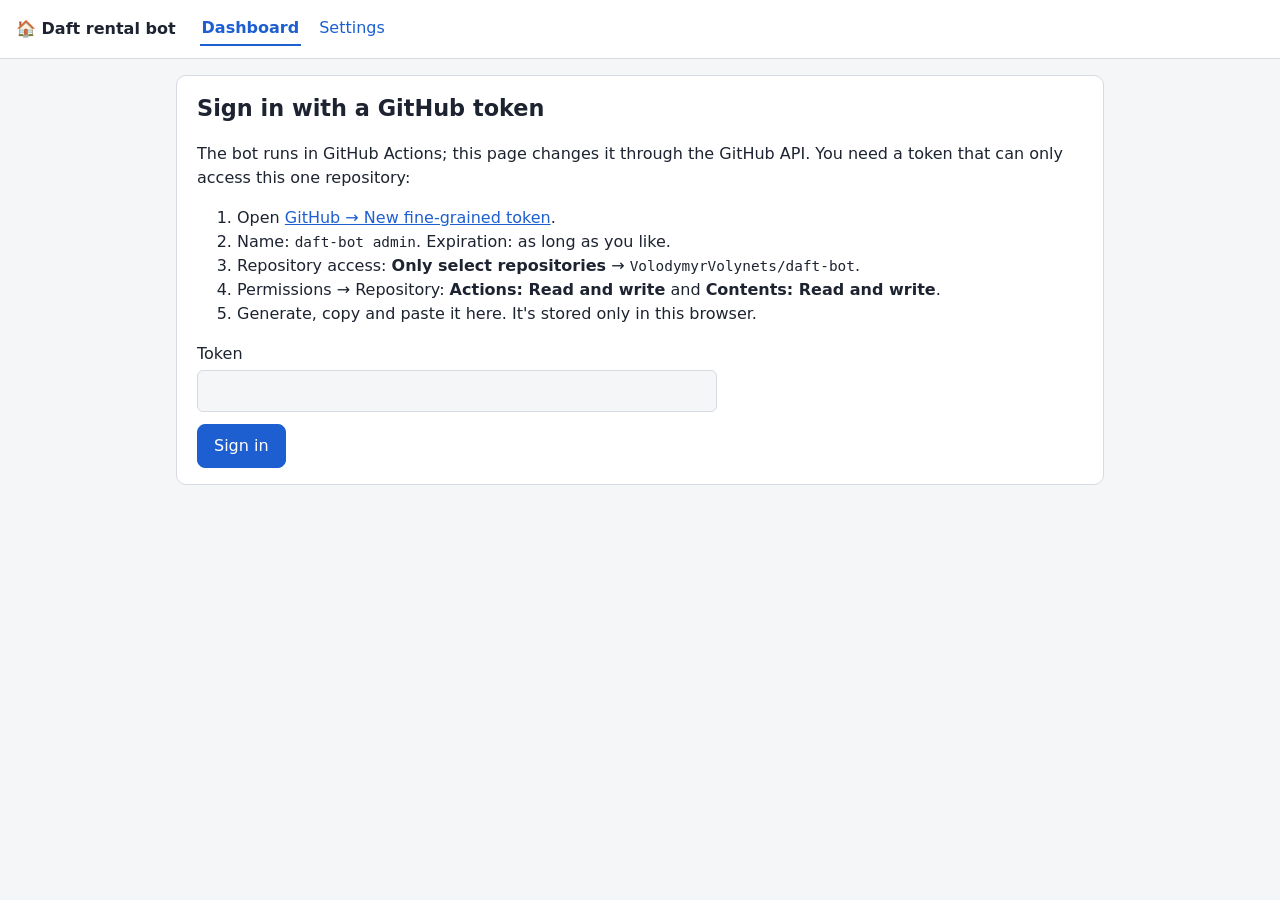
<file: docs/index.html>
<!doctype html>
<html lang="en">
<head>
  <meta charset="utf-8">
  <meta name="viewport" content="width=device-width, initial-scale=1">
  <title>Daft rental bot</title>
  <link rel="stylesheet" href="style.css">
</head>
<body>
  <a class="skip" href="#main">Skip to content</a>
  <header class="top">
    <span class="brand">🏠 Daft rental bot</span>
    <nav aria-label="Main">
      <a href="#dashboard" data-tab="dashboard">Dashboard</a>
      <a href="#settings" data-tab="settings">Settings</a>
    </nav>
    <div class="who">
      <span id="who-text" class="muted"></span>
      <button type="button" id="signout" hidden>Sign out</button>
    </div>
  </header>

  <main id="main">
    <div id="flash" class="flash" role="status" hidden></div>

    <!-- Sign in -->
    <section id="signin" class="card signin" hidden aria-labelledby="signin-h">
      <h1 id="signin-h">Sign in with a GitHub token</h1>
      <p>The bot runs in GitHub Actions; this page changes it through the GitHub API. You need a token that can only access this one repository:</p>
      <ol>
        <li>Open <a href="https://github.com/settings/personal-access-tokens/new" target="_blank" rel="noopener">GitHub → New fine-grained token</a>.</li>
        <li>Name: <code>daft-bot admin</code>. Expiration: as long as you like.</li>
        <li>Repository access: <b>Only select repositories</b> → <code id="repo-name"></code>.</li>
        <li>Permissions → Repository: <b>Actions: Read and write</b> and <b>Contents: Read and write</b>.</li>
        <li>Generate, copy and paste it here. It's stored only in this browser.</li>
      </ol>
      <form id="signin-form">
        <label for="token">Token</label>
        <input id="token" type="password" autocomplete="off" required>
        <div class="actions" style="margin-top:12px"><button class="primary">Sign in</button></div>
      </form>
    </section>

    <!-- Dashboard -->
    <div id="dashboard" hidden>
      <section class="card" aria-labelledby="status-h">
        <h1 id="status-h">Status: <span id="status-pill" class="pill">…</span></h1>
        <dl class="facts">
          <dt>Checks</dt><dd>every 5 minutes (GitHub may run them a few minutes late)</dd>
          <dt>Last result</dt><dd id="last-summary">—</dd>
          <dt>Remembered listings</dt><dd id="seen-count">—</dd>
          <dt>Telegram</dt><dd><a id="secrets-link" target="_blank" rel="noopener">Set token and chat id in repo secrets</a></dd>
        </dl>
        <p id="last-error" class="flash error" role="alert" hidden></p>
        <div class="actions" id="run-controls">
          <button type="button" id="btn-stop" class="danger" hidden>Stop bot</button>
          <span id="start-box" class="start" hidden>
            <label><input type="checkbox" id="start-remember"> Remember current listings first (no messages for listings that already exist)</label>
            <button type="button" id="btn-start" class="primary">Start bot</button>
          </span>
          <button type="button" id="btn-scan">Scan now</button>
          <button type="button" id="btn-remember">Remember all current listings</button>
        </div>
      </section>

      <section class="card" aria-labelledby="runs-h">
        <h2 id="runs-h">Recent runs <button type="button" id="btn-refresh" style="min-height:32px;padding:2px 10px;margin-left:8px">Refresh</button></h2>
        <div class="table-wrap"><table>
          <thead><tr><th scope="col">Started (your time)</th><th scope="col">Type</th><th scope="col">Result</th></tr></thead>
          <tbody id="runs"></tbody>
        </table></div>
      </section>

      <section class="card" aria-labelledby="matches-h">
        <h2 id="matches-h">Recent matches</h2>
        <div class="table-wrap"><table>
          <thead><tr><th scope="col">Listing</th><th scope="col">Price</th><th scope="col">Beds</th><th scope="col">Notified</th></tr></thead>
          <tbody id="matches"></tbody>
        </table></div>
      </section>
    </div>

    <!-- Settings -->
    <form id="settings" class="card settings" hidden>
      <h1>Settings</h1>
      <fieldset>
        <legend>Where</legend>
        <label for="locations">Locations, one per line</label>
        <textarea id="locations" rows="5" aria-describedby="loc-help"></textarea>
        <p id="loc-help" class="help">daft.ie areas such as DUBLIN_CITY, DUBLIN_8_DUBLIN, BRAY_WICKLOW. Find one below and press Add.</p>
        <div class="row">
          <label for="loc-search" class="sr-only">Find a location</label>
          <input id="loc-search" list="loc-list" placeholder="Type to search, e.g. RATHMINES" autocomplete="off">
          <button type="button" id="loc-add">Add</button>
        </div>
        <datalist id="loc-list"></datalist>
      </fieldset>

      <fieldset>
        <legend>Property</legend>
        <div class="grid">
          <div><label for="min_price">Min rent €/month</label><input id="min_price" inputmode="numeric"></div>
          <div><label for="max_price">Max rent €/month</label><input id="max_price" inputmode="numeric"></div>
          <div><label for="min_beds">Min beds</label><input id="min_beds" inputmode="numeric"></div>
          <div><label for="max_beds">Max beds</label><input id="max_beds" inputmode="numeric"></div>
        </div>
        <p class="help" id="pt-help">Property types (none ticked = any)</p>
        <div class="checks" role="group" aria-describedby="pt-help" id="property-types"></div>
      </fieldset>

      <fieldset>
        <legend>Extra filters</legend>
        <label for="include_keywords">Title must contain one of (one per line, empty = any)</label>
        <textarea id="include_keywords" rows="2"></textarea>
        <label for="exclude_keywords">Skip if title contains</label>
        <textarea id="exclude_keywords" rows="3"></textarea>
        <label for="exclude_agents">Skip these agents</label>
        <textarea id="exclude_agents" rows="2"></textarea>
        <label for="max_age_hours">Ignore listings older than (hours, empty = no limit)</label>
        <input id="max_age_hours" inputmode="numeric">
      </fieldset>

      <fieldset>
        <legend>Messages</legend>
        <div class="grid">
          <div><label for="max_notifications_per_run">Max listings per scan</label><input id="max_notifications_per_run" inputmode="numeric"></div>
          <div><label for="max_pages">Result pages per search (50 each)</label><input id="max_pages" inputmode="numeric"></div>
        </div>
        <label for="message_template">Message to paste into daft's enquiry form</label>
        <textarea id="message_template" rows="10" aria-describedby="tpl-help"></textarea>
        <p id="tpl-help" class="help">Placeholders: {title} {price} {beds} {url} {agent}. This repo is public, so everything here is visible to anyone.</p>
      </fieldset>

      <label class="inline"><input type="checkbox" id="remember_after">
        Also remember listings that match the new criteria (avoids a burst of messages after widening the search)</label>
      <div class="actions"><button class="primary" id="btn-save">Save settings</button></div>
    </form>
  </main>
  <script src="app.js"></script>
</body>
</html>
</file>
<file: docs/style.css>
:root {
  --bg: #f5f6f8; --card: #fff; --text: #1d2330; --muted: #5b6475; --border: #d6dae2;
  --accent: #1d5fd1; --accent-text: #fff; --ok: #1f7a3d; --warn: #8a5a00; --err: #b3261e;
  --ok-bg: #e6f4ea; --warn-bg: #fff4dc; --err-bg: #fde8e7; --focus: #ffbf47;
}
@media (prefers-color-scheme: dark) {
  :root {
    --bg: #12151b; --card: #1b2029; --text: #e7eaf0; --muted: #a3acbd; --border: #313948;
    --accent: #6ea0ff; --accent-text: #0b1220; --ok: #7fd49a; --warn: #f2c36b; --err: #ff8a80;
    --ok-bg: #16301f; --warn-bg: #33290f; --err-bg: #3a1a18;
  }
}
* { box-sizing: border-box; }
body { margin: 0; background: var(--bg); color: var(--text); font: 16px/1.5 system-ui, -apple-system, "Segoe UI", sans-serif; }
a { color: var(--accent); }
:focus-visible { outline: 3px solid var(--focus); outline-offset: 2px; }
.skip { position: absolute; left: -999px; } .skip:focus { left: 8px; top: 8px; background: var(--card); padding: 8px; }
.sr-only { position: absolute; width: 1px; height: 1px; overflow: hidden; clip: rect(0 0 0 0); }
.top { display: flex; flex-wrap: wrap; gap: 12px 24px; align-items: center; padding: 12px 16px; background: var(--card); border-bottom: 1px solid var(--border); }
.brand { font-weight: 700; }
nav { display: flex; gap: 16px; }
nav a { text-decoration: none; padding: 4px 2px; }
nav a[aria-current="page"] { font-weight: 700; border-bottom: 2px solid var(--accent); }
main { max-width: 960px; margin: 0 auto; padding: 16px; }
.card { background: var(--card); border: 1px solid var(--border); border-radius: 10px; padding: 16px 20px; margin-bottom: 16px; }
h1 { font-size: 1.4rem; margin: 0 0 12px; } h2 { font-size: 1.15rem; margin: 0 0 8px; }
.pill { font-size: .9rem; padding: 2px 10px; border-radius: 999px; vertical-align: middle; }
.pill.on { background: var(--ok-bg); color: var(--ok); } .pill.off { background: var(--err-bg); color: var(--err); }
.facts { display: grid; grid-template-columns: max-content 1fr; gap: 4px 16px; margin: 0 0 12px; }
.facts dt { color: var(--muted); } .facts dd { margin: 0; }
.actions { display: flex; flex-wrap: wrap; gap: 10px; align-items: center; }
.actions form { margin: 0; }
.start { display: flex; flex-wrap: wrap; gap: 10px; align-items: center; }
button { font: inherit; padding: 8px 16px; border-radius: 8px; border: 1px solid var(--border); background: var(--card); color: var(--text); cursor: pointer; min-height: 44px; }
button:hover { border-color: var(--accent); }
button.primary { background: var(--accent); color: var(--accent-text); border-color: var(--accent); }
button.danger { color: var(--err); border-color: var(--err); }
.flash { padding: 10px 14px; border-radius: 8px; margin: 0 0 16px; border: 1px solid; }
.flash.ok { background: var(--ok-bg); color: var(--ok); } .flash.warn { background: var(--warn-bg); color: var(--warn); }
.flash.error { background: var(--err-bg); color: var(--err); }
.table-wrap { overflow-x: auto; }
table { width: 100%; border-collapse: collapse; font-size: .95rem; }
th, td { text-align: left; padding: 6px 8px; border-bottom: 1px solid var(--border); vertical-align: top; }
.log { list-style: none; padding: 0; margin: 0; font-size: .9rem; max-height: 360px; overflow: auto; }
.log li { padding: 3px 0; border-bottom: 1px solid var(--border); }
.log time { color: var(--muted); margin-right: 6px; font-variant-numeric: tabular-nums; }
.log .error { color: var(--err); } .log .warn { color: var(--warn); }
fieldset { border: 1px solid var(--border); border-radius: 8px; margin: 0 0 16px; padding: 12px 16px; }
legend { font-weight: 700; padding: 0 6px; }
label { display: block; margin: 10px 0 4px; }
label.inline { display: flex; gap: 8px; align-items: flex-start; }
input, textarea { font: inherit; width: 100%; padding: 8px 10px; border: 1px solid var(--border); border-radius: 6px; background: var(--bg); color: var(--text); }
input[type="checkbox"] { width: auto; min-width: 18px; min-height: 18px; margin-top: 4px; }
.grid { display: grid; grid-template-columns: repeat(auto-fit, minmax(180px, 1fr)); gap: 0 16px; }
.checks { display: grid; grid-template-columns: repeat(auto-fit, minmax(190px, 1fr)); }
.checks label { display: flex; gap: 8px; margin: 4px 0; }
.row { display: flex; gap: 8px; } .row input { flex: 1; }
.help, .hint { color: var(--muted); font-size: .9rem; margin: 6px 0; }
code { font-size: .9em; }

/* Pages admin additions */
[hidden] { display: none !important; }
.muted { color: var(--muted); }
.signin input { max-width: 520px; }
.top .who { margin-left: auto; display: flex; gap: 8px; align-items: center; font-size: .9rem; }
.top .who button { min-height: 36px; padding: 4px 12px; }
.status-ok { color: var(--ok); } .status-bad { color: var(--err); } .status-wait { color: var(--warn); }
</file>
